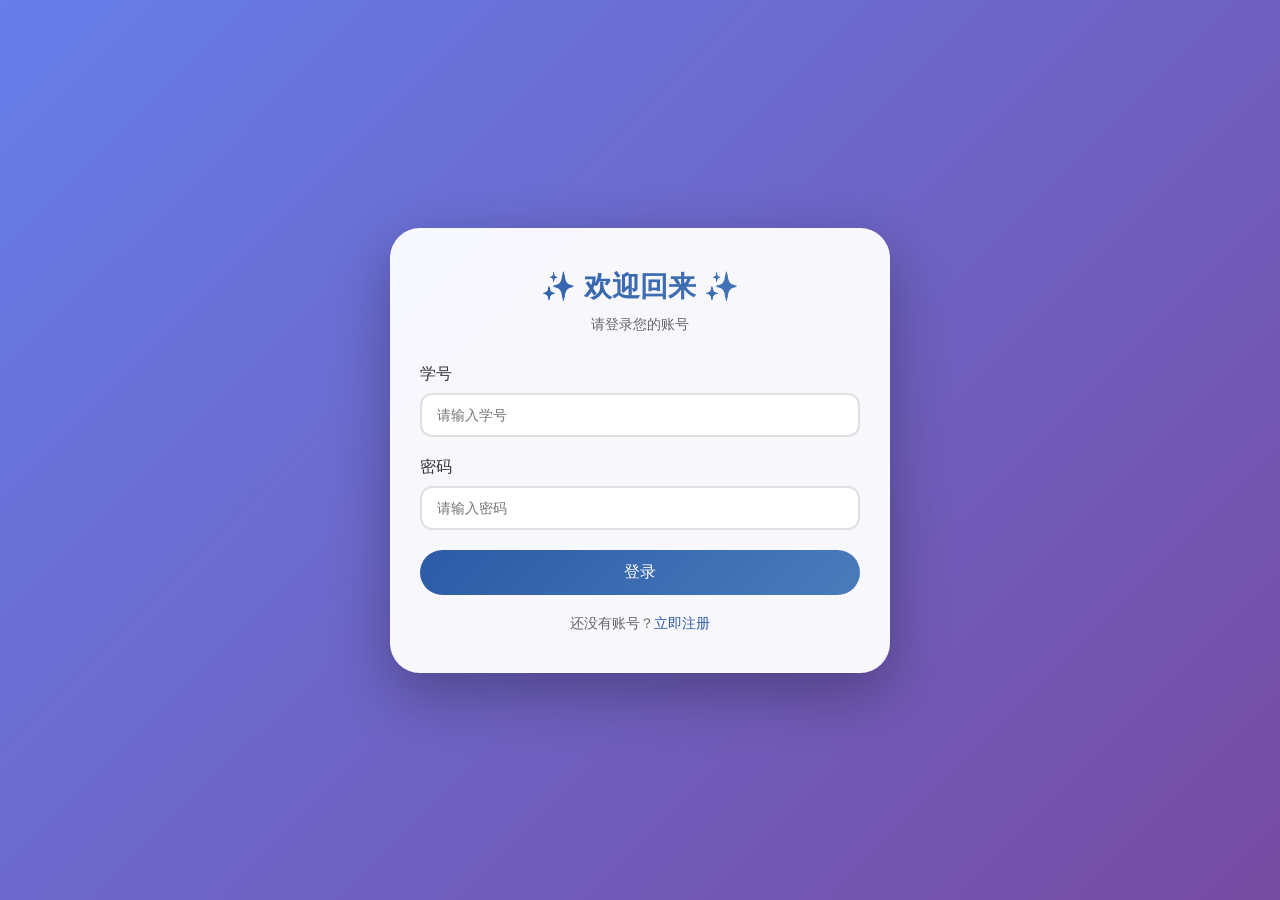
<file: templates/login.html>
<!DOCTYPE html>
<html lang="zh-CN">
<head>
    <meta charset="UTF-8">
    <meta name="viewport" content="width=device-width, initial-scale=1.0, user-scalable=yes">
    <title>登录 | CrushZJU</title>
    <link rel="stylesheet" href="/static/css/style.css">
</head>
<body>
    <div class="container">
        <div class="card">
            <h1 class="title">✨ 欢迎回来 ✨</h1>
            <p class="subtitle">请登录您的账号</p>
            
            <form id="loginForm">
                <div class="form-group">
                    <label>学号</label>
                    <input type="text" id="studentId" placeholder="请输入学号" required>
                </div>
                
                <div class="form-group">
                    <label>密码</label>
                    <input type="password" id="password" placeholder="请输入密码" required>
                </div>
                
                <div id="message" class="message" style="display: none;"></div>
                
                <button type="submit" class="btn">登录</button>
            </form>
            
            <div style="text-align: center; margin-top: 20px;">
                <p style="font-size: 14px; color: #666;">
                    还没有账号？<a href="/register" style="color: #2c5aa6; text-decoration: none;">立即注册</a>
                </p>
            </div>
        </div>
    </div>
    
    <script src="/static/js/main.js"></script>
    <script>
        document.getElementById('loginForm').addEventListener('submit', async function(e) {
            e.preventDefault();
            
            const studentId = document.getElementById('studentId').value.trim();
            const password = document.getElementById('password').value;
            const messageDiv = document.getElementById('message');
            
            try {
                const response = await fetch('/api/login', {
                    method: 'POST',
                    headers: { 'Content-Type': 'application/json' },
                    body: JSON.stringify({ student_id: studentId, password: password })
                });
                
                const data = await response.json();
                
                if (data.success) {
                    window.location.href = '/welcome';
                } else {
                    messageDiv.textContent = data.message;
                    messageDiv.className = 'message error';
                    messageDiv.style.display = 'block';
                }
            } catch (error) {
                messageDiv.textContent = '登录失败，请重试';
                messageDiv.className = 'message error';
                messageDiv.style.display = 'block';
            }
        });
    </script>
</body>
</html>
</file>
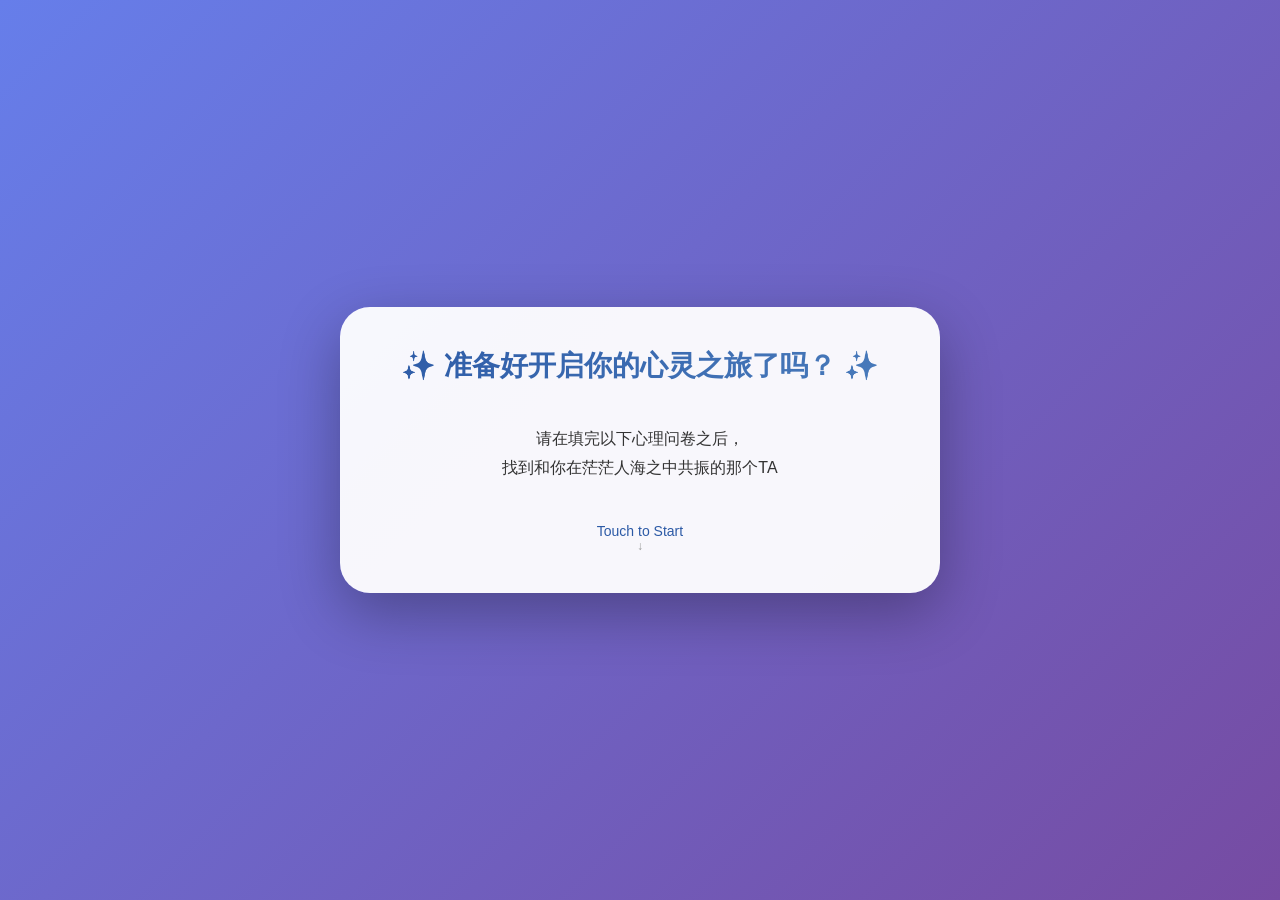
<file: templates/ready.html>
<!DOCTYPE html>
<html lang="zh-CN">
<head>
    <meta charset="UTF-8">
    <meta name="viewport" content="width=device-width, initial-scale=1.0, user-scalable=yes">
    <title>准备 | CrushZJU</title>
    <link rel="stylesheet" href="/static/css/style.css">
    <!-- 网站背景图 - 在此处添加背景图 -->
</head>
<body>
    <div class="container">
        <div class="card" style="max-width: 600px; text-align: center;">
            <h1 class="title">✨ 准备好开启你的心灵之旅了吗？ ✨</h1>
            <p style="margin: 40px 0; font-size: 16px; line-height: 1.8;">
                请在填完以下心理问卷之后，<br>
                找到和你在茫茫人海之中共振的那个TA
            </p>
            <div style="cursor: pointer;" id="startBtn">
                <p style="font-size: 14px; color: #2c5aa6;">Touch to Start</p>
                <p style="font-size: 12px; color: #999;">↓</p>
            </div>
        </div>
    </div>
    <script>
        document.getElementById('startBtn').addEventListener('click', () => {
            window.location.href = '/survey';
        });
    </script>
</body>
</html>
</file>
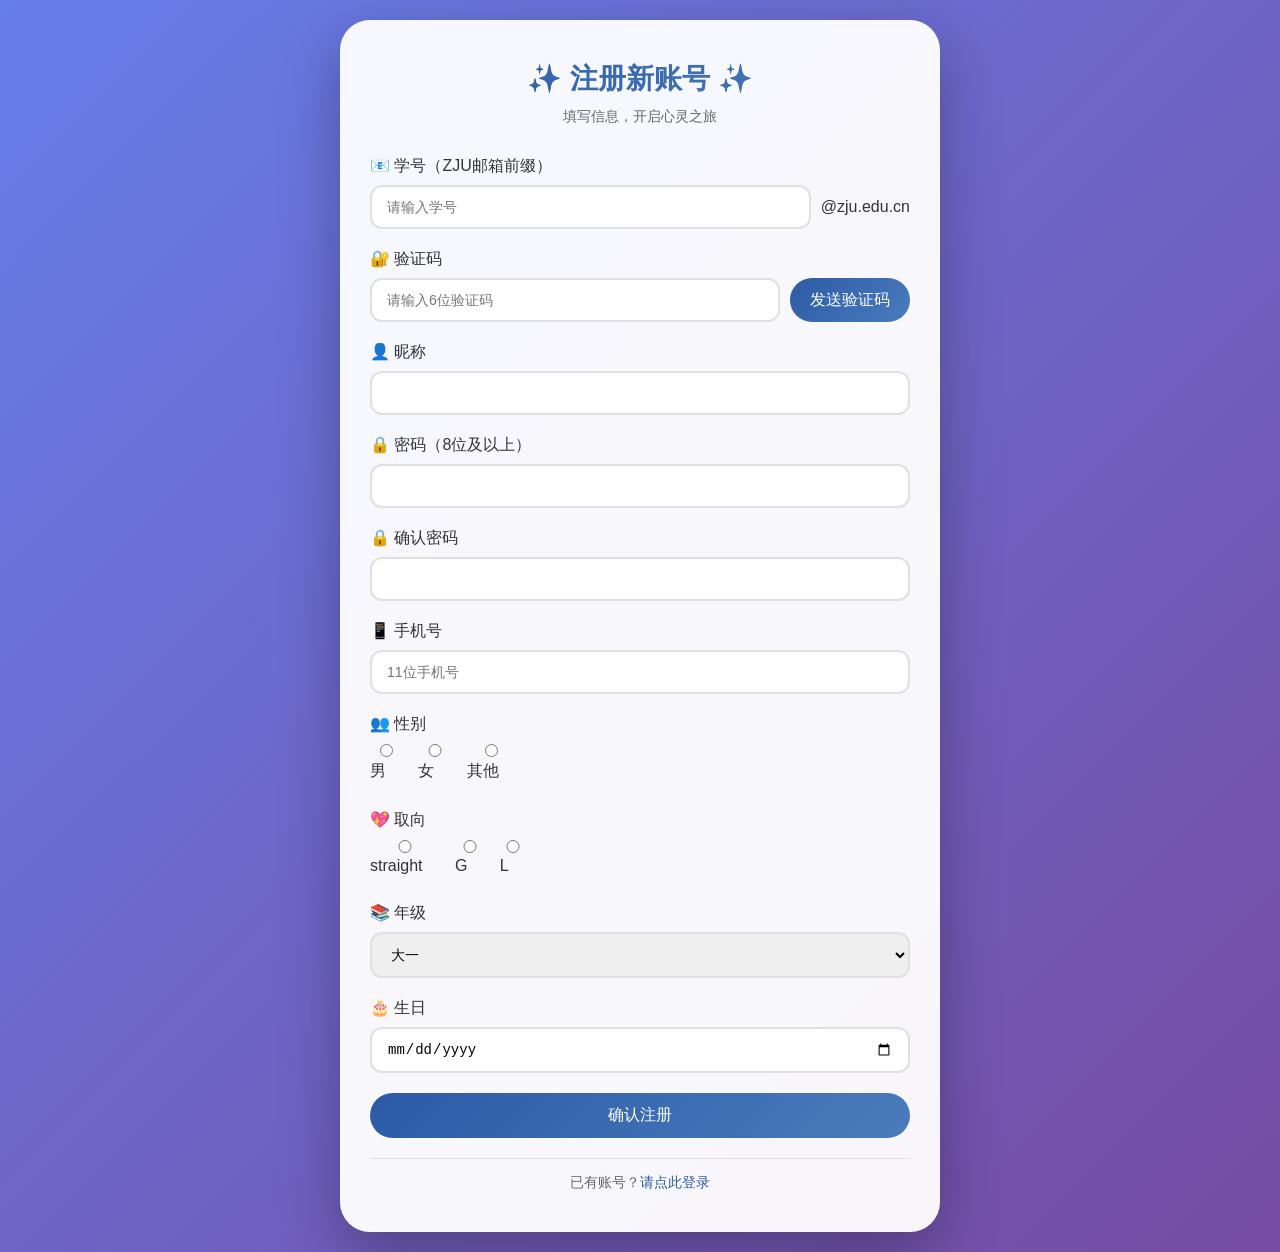
<file: templates/register.html>
<!DOCTYPE html>
<html lang="zh-CN">
<head>
    <meta charset="UTF-8">
    <meta name="viewport" content="width=device-width, initial-scale=1.0, user-scalable=yes">
    <title>注册 | CrushZJU</title>
    <link rel="stylesheet" href="/static/css/style.css">
    <!-- 网站背景图 - 在此处添加背景图 -->
</head>
<body>
    <div class="container">
        <div class="card card-large">
            <h1 class="title">✨ 注册新账号 ✨</h1>
            <p class="subtitle">填写信息，开启心灵之旅</p>
            
            <form id="registerForm">
                <div class="form-group">
                    <label>📧 学号（ZJU邮箱前缀）</label>
                    <div class="code-input-group">
                        <input type="text" id="studentId" placeholder="请输入学号" required>
                        <span style="line-height: 44px;">@zju.edu.cn</span>
                    </div>
                </div>
                
                <div class="form-group">
                    <label>🔐 验证码</label>
                    <div class="code-input-group">
                        <input type="text" id="verifyCode" placeholder="请输入6位验证码" maxlength="6">
                        <button type="button" id="sendCodeBtn" class="btn" style="width: auto;">发送验证码</button>
                    </div>
                    <div id="codeMessage" class="message" style="display: none;"></div>
                </div>
                
                <div class="form-group"><label>👤 昵称</label><input type="text" id="nickname" required></div>
                <div class="form-group"><label>🔒 密码（8位及以上）</label><input type="password" id="password" required></div>
                <div class="form-group"><label>🔒 确认密码</label><input type="password" id="confirmPassword" required></div>
                <div class="form-group"><label>📱 手机号</label><input type="tel" id="phone" placeholder="11位手机号" required></div>
                
                <div class="form-group">
                    <label>👥 性别</label>
                    <div class="option-group">
                        <label><input type="radio" name="gender" value="男"> 男</label>
                        <label><input type="radio" name="gender" value="女"> 女</label>
                        <label><input type="radio" name="gender" value="其他"> 其他</label>
                    </div>
                </div>
                
                <div class="form-group">
                    <label>💖 取向</label>
                    <div class="option-group">
                        <label><input type="radio" name="orientation" value="straight"> straight</label>
                        <label><input type="radio" name="orientation" value="G"> G</label>
                        <label><input type="radio" name="orientation" value="L"> L</label>
                    </div>
                    <div id="subG" class="sub-option-group">
                        <label>细分取向：</label>
                        <div class="option-group">
                            <label><input type="radio" name="subG" value="top"> top</label>
                            <label><input type="radio" name="subG" value="bottom"> bottom</label>
                            <label><input type="radio" name="subG" value="ver"> ver</label>
                        </div>
                    </div>
                    <div id="subL" class="sub-option-group">
                        <label>细分取向：</label>
                        <div class="option-group">
                            <label><input type="radio" name="subL" value="T"> T</label>
                            <label><input type="radio" name="subL" value="P"> P</label>
                            <label><input type="radio" name="subL" value="H"> H</label>
                        </div>
                    </div>
                </div>
                
                <div class="form-group">
                    <label>📚 年级</label>
                    <select id="grade">
                        <option>大一</option><option>大二</option><option>大三</option><option>大四</option>
                        <option>大五</option><option>研一</option><option>研二</option><option>研三</option>
                        <option>博一</option><option>博二</option><option>博三及以上</option>
                    </select>
                </div>
                
                <div class="form-group"><label>🎂 生日</label><input type="date" id="birthday" required></div>
                
                <button type="submit" class="btn">确认注册</button>
            </form>
            
            <div style="text-align: center; margin-top: 20px; padding-top: 15px; border-top: 1px solid #e0e0e0;">
                <p style="font-size: 14px; color: #666;">
                    已有账号？<a href="/login" style="color: #2c5aa6; text-decoration: none; font-weight: 500;">请点此登录</a>
                </p>
            </div>
        </div>
    </div>
    
    <script src="/static/js/main.js"></script>
    <script src="/static/js/main.js"></script>
<script>
    function showMessage(element, msg, type) {
        element.textContent = msg;
        element.className = `message ${type}`;
        element.style.display = 'block';
        setTimeout(() => {
            element.style.display = 'none';
        }, 3000);
    }
    
    let canSend = true;
    let verified = false;
    
    const orientationRadios = document.querySelectorAll('input[name="orientation"]');
    const subG = document.getElementById('subG');
    const subL = document.getElementById('subL');
    
    orientationRadios.forEach(radio => {
        radio.addEventListener('change', function() {
            subG.classList.remove('active');
            subL.classList.remove('active');
            if (this.value === 'G') subG.classList.add('active');
            if (this.value === 'L') subL.classList.add('active');
        });
    });
    
    document.getElementById('sendCodeBtn').addEventListener('click', async function() {
        const studentId = document.getElementById('studentId').value.trim();
        if (!studentId) { alert('请输入学号'); return; }
        if (!canSend) return;
        
        canSend = false;
        let timeLeft = 60;
        this.textContent = `${timeLeft}秒后重试`;
        const timer = setInterval(() => {
            timeLeft--;
            if (timeLeft <= 0) {
                clearInterval(timer);
                document.getElementById('sendCodeBtn').textContent = '发送验证码';
                canSend = true;
            } else {
                document.getElementById('sendCodeBtn').textContent = `${timeLeft}秒后重试`;
            }
        }, 1000);
        
        const res = await fetch('/api/send_code', {
            method: 'POST',
            headers: {'Content-Type': 'application/json'},
            body: JSON.stringify({student_id: studentId})
        });
        const data = await res.json();
        const msgDiv = document.getElementById('codeMessage');
        showMessage(msgDiv, data.message, data.success ? 'success' : 'error');
    });
    
    let verifyTimeout;
    document.getElementById('verifyCode').addEventListener('input', function() {
        clearTimeout(verifyTimeout);
        verifyTimeout = setTimeout(async () => {
            const studentId = document.getElementById('studentId').value.trim();
            const code = this.value.trim();
            if (!studentId || !code || code.length !== 6) return;
            
            const res = await fetch('/api/verify_code', {
                method: 'POST',
                headers: {'Content-Type': 'application/json'},
                body: JSON.stringify({student_id: studentId, code: code})
            });
            const data = await res.json();
            const msgDiv = document.getElementById('codeMessage');
            showMessage(msgDiv, data.message, data.success ? 'success' : 'error');
            verified = data.success;
        }, 500);
    });
    
    document.getElementById('registerForm').addEventListener('submit', async function(e) {
        e.preventDefault();
        if (!verified) { alert('请先验证邮箱'); return; }
        
        const studentId = document.getElementById('studentId').value.trim();
        const nickname = document.getElementById('nickname').value.trim();
        const password = document.getElementById('password').value;
        const confirm = document.getElementById('confirmPassword').value;
        const phone = document.getElementById('phone').value.trim();
        const gender = document.querySelector('input[name="gender"]:checked')?.value;
        const orientation = document.querySelector('input[name="orientation"]:checked')?.value;
        const grade = document.getElementById('grade').value;
        const birthday = document.getElementById('birthday').value;
        
        let sub = '';
        if (orientation === 'G') sub = document.querySelector('input[name="subG"]:checked')?.value || '';
        if (orientation === 'L') sub = document.querySelector('input[name="subL"]:checked')?.value || '';
        
        if (!nickname) { alert('请输入昵称'); return; }
        if (password.length < 8) { alert('密码至少8位'); return; }
        if (password !== confirm) { alert('密码不一致'); return; }
        if (!phone || phone.length !== 11) { alert('手机号格式错误'); return; }
        if (!gender) { alert('请选择性别'); return; }
        if (!orientation) { alert('请选择取向'); return; }
        if (orientation === 'G' && !sub) { alert('请选择细分取向'); return; }
        if (orientation === 'L' && !sub) { alert('请选择细分取向'); return; }
        const res = await fetch('/api/register', {
            method: 'POST',
            headers: {'Content-Type': 'application/json'},
                body: JSON.stringify({
                student_id: studentId,
                nickname: nickname,
                password: password,
                confirm_password: confirm,
                phone: phone,
                gender: gender,
                orientation: orientation,
                sub_orientation: sub,
                grade: grade,
                birthday: birthday
            })
        });
        
        
        const data = await res.json();
        if (data.success) {
            window.location.href = '/ready';
        } else {
            alert(data.message);
        }
    });
</script>
</body>
</html>
</file>
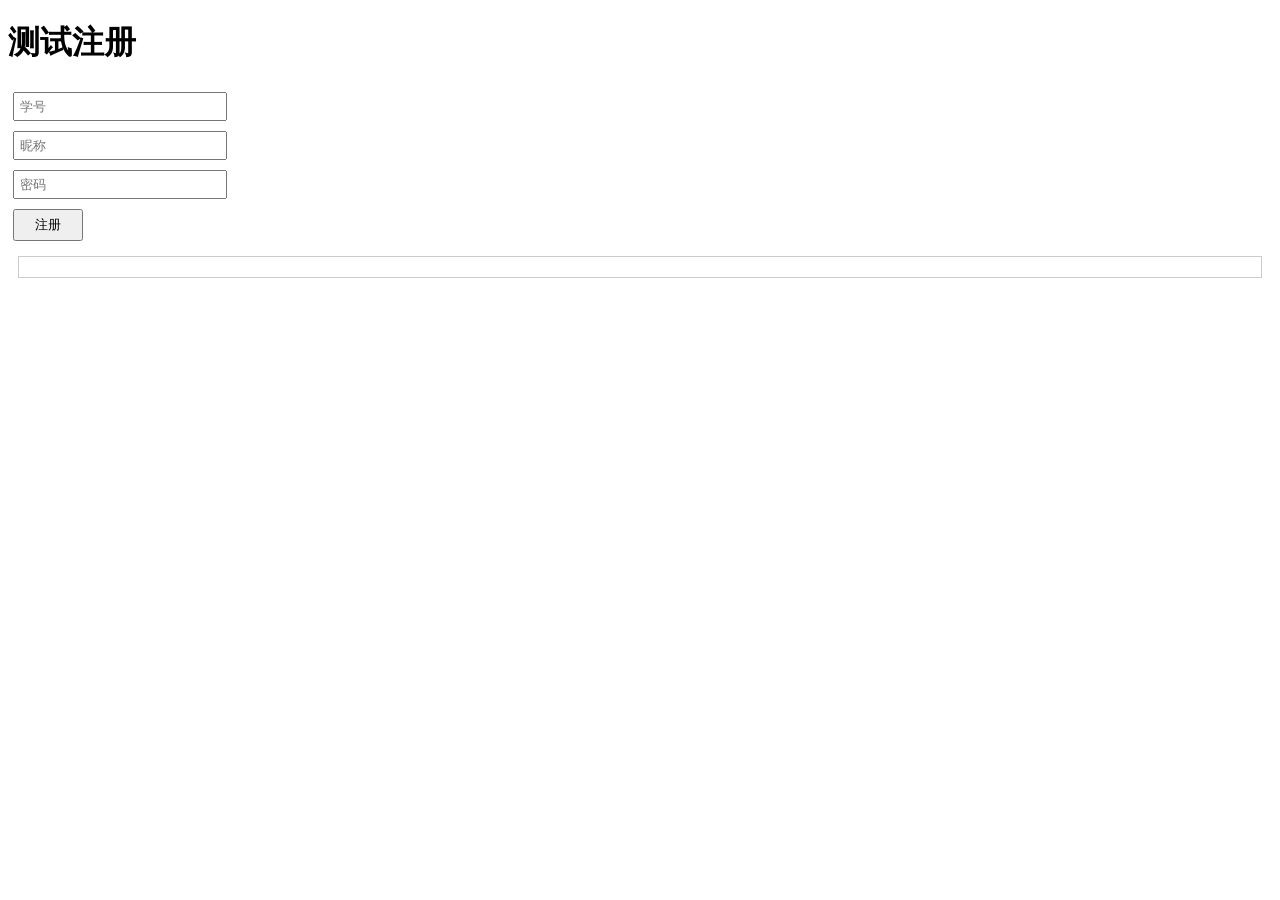
<file: templates/register_test.html>
<!DOCTYPE html>

<html>

<head>

    <meta charset="UTF-8">

    <title>测试注册</title>

</head>

<body>

    <h1>测试注册</h1>

    <form id="testForm">

        <input type="text" id="studentId" placeholder="学号" style="width:200px; padding:5px; margin:5px;"><br>

        <input type="text" id="nickname" placeholder="昵称" style="width:200px; padding:5px; margin:5px;"><br>

        <input type="password" id="password" placeholder="密码" style="width:200px; padding:5px; margin:5px;"><br>

        <button type="submit" style="padding:5px 20px; margin:5px;">注册</button>

    </form>

    <div id="result" style="margin:10px; padding:10px; border:1px solid #ccc;"></div>

    

    <script>

        document.getElementById('testForm').addEventListener('submit', async function(e) {

            e.preventDefault();

            const studentId = document.getElementById('studentId').value;

            const nickname = document.getElementById('nickname').value;

            const password = document.getElementById('password').value;

            

            if (!studentId || !nickname || !password) {

                document.getElementById('result').innerText = '请填写完整信息';

                return;

            }

            

            document.getElementById('result').innerText = '提交中...';

            

            const res = await fetch('/api/register', {

                method: 'POST',

                headers: {'Content-Type': 'application/json'},

                body: JSON.stringify({

                    student_id: studentId,

                    nickname: nickname,

                    password: password,

                    confirm_password: password,

                    phone: '13800138000',

                    gender: '男',

                    orientation: 'straight',

                    sub_orientation: '',

                    grade: '大一',

                    birthday: '2000-01-01'

                })

            });

            const data = await res.json();

            document.getElementById('result').innerText = JSON.stringify(data);

        });

    </script>

</body>

</html>
</file>
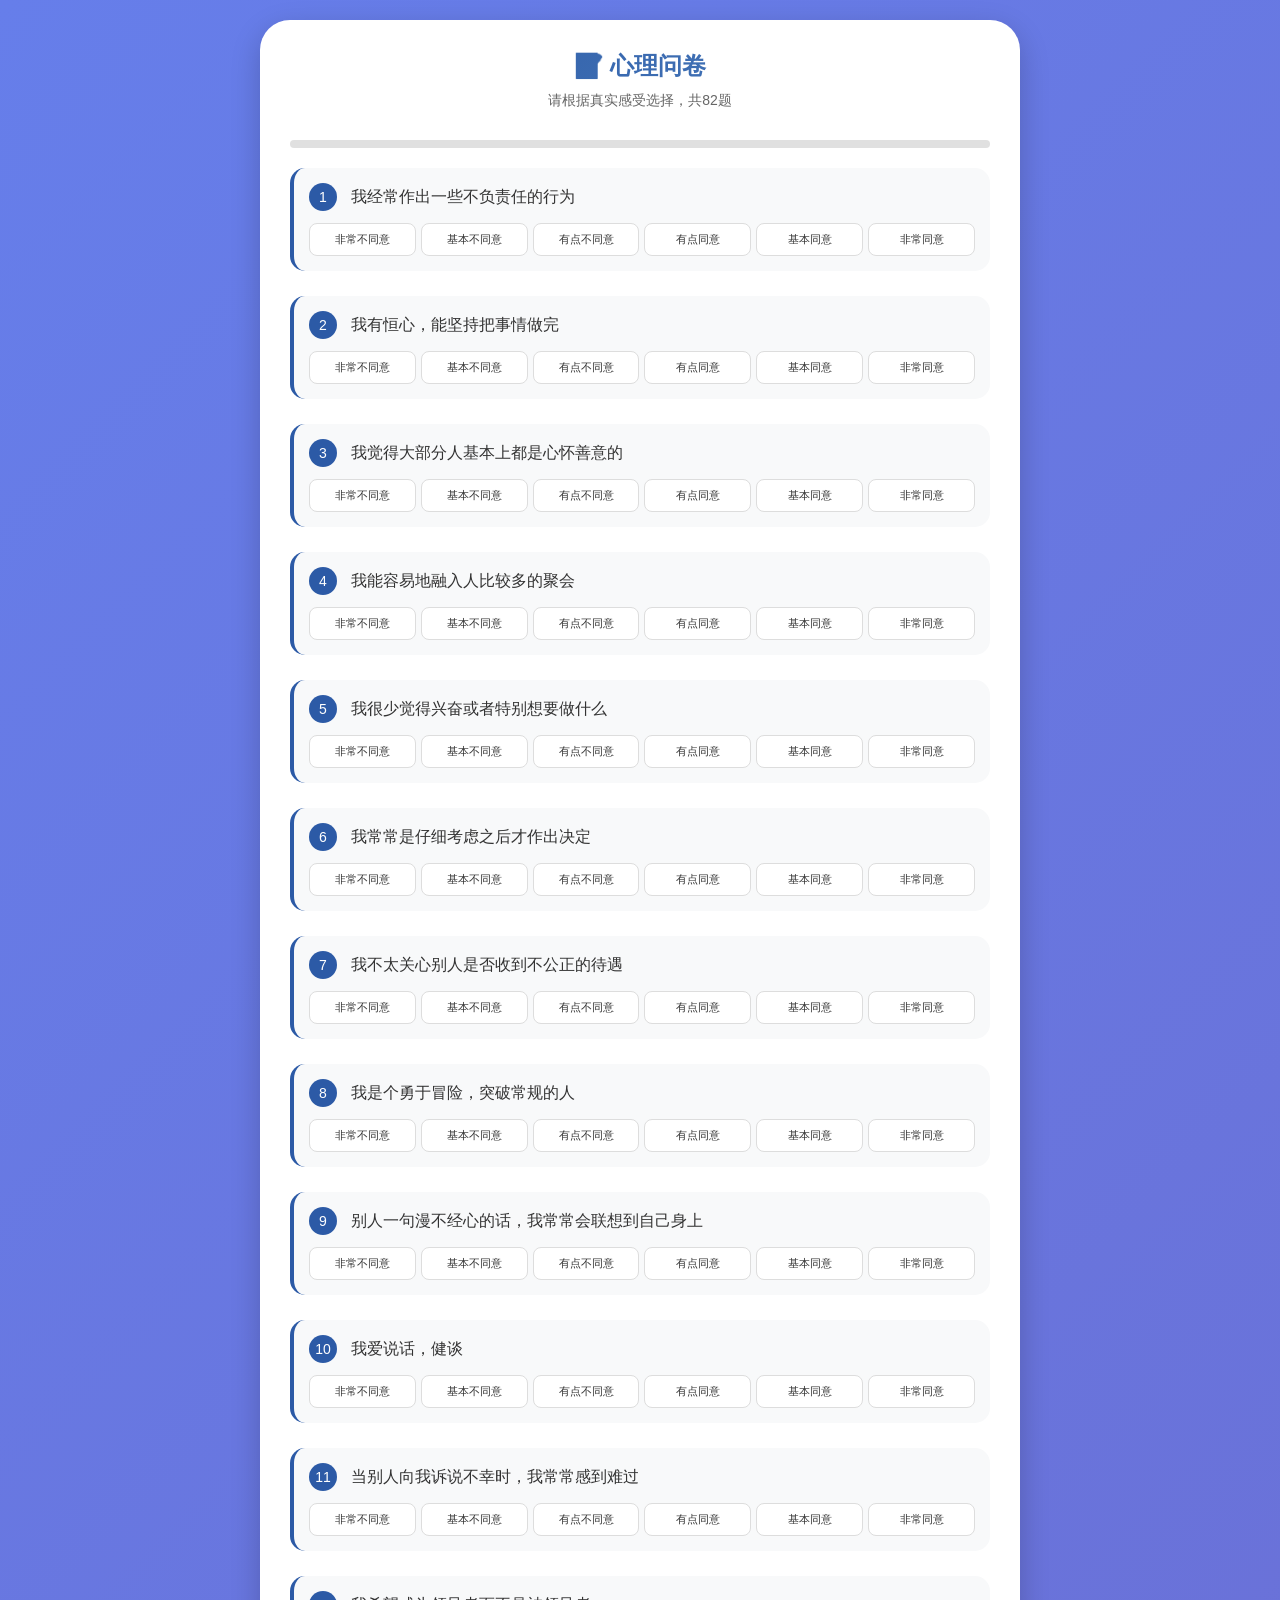
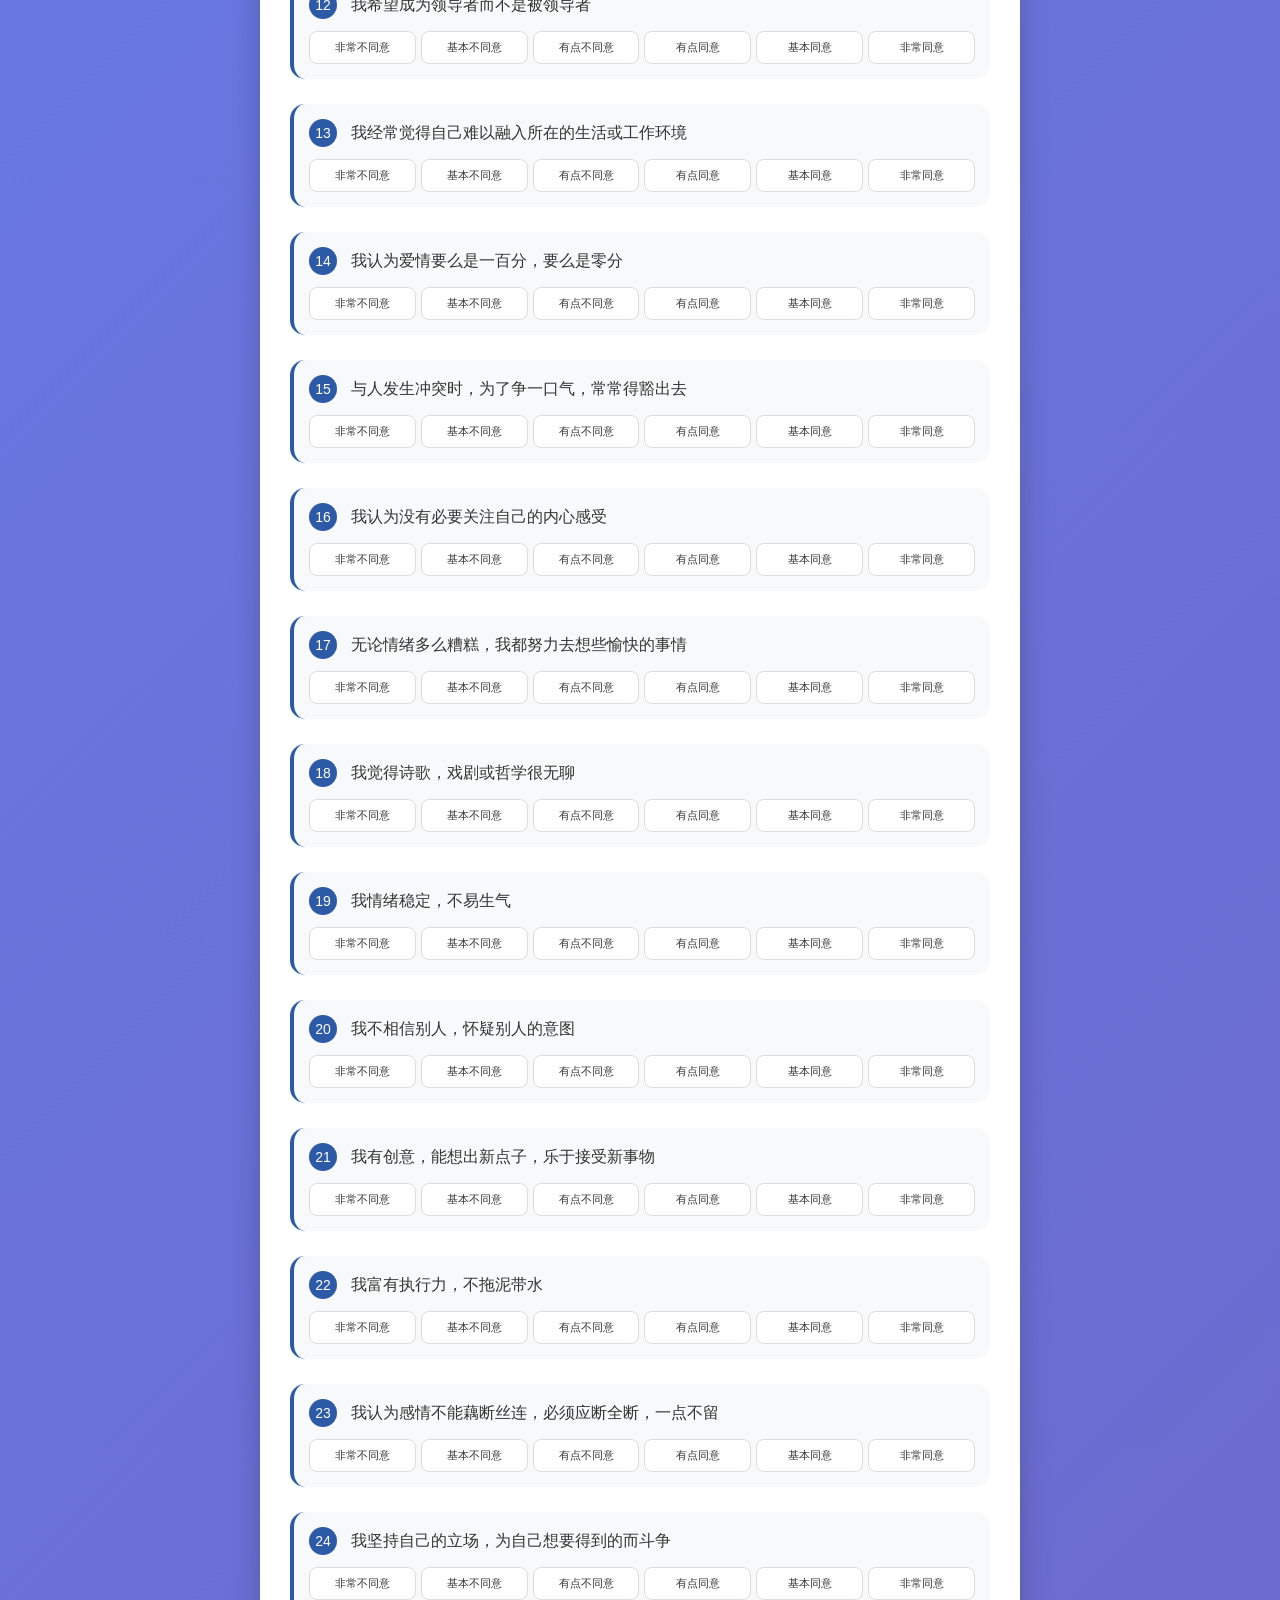
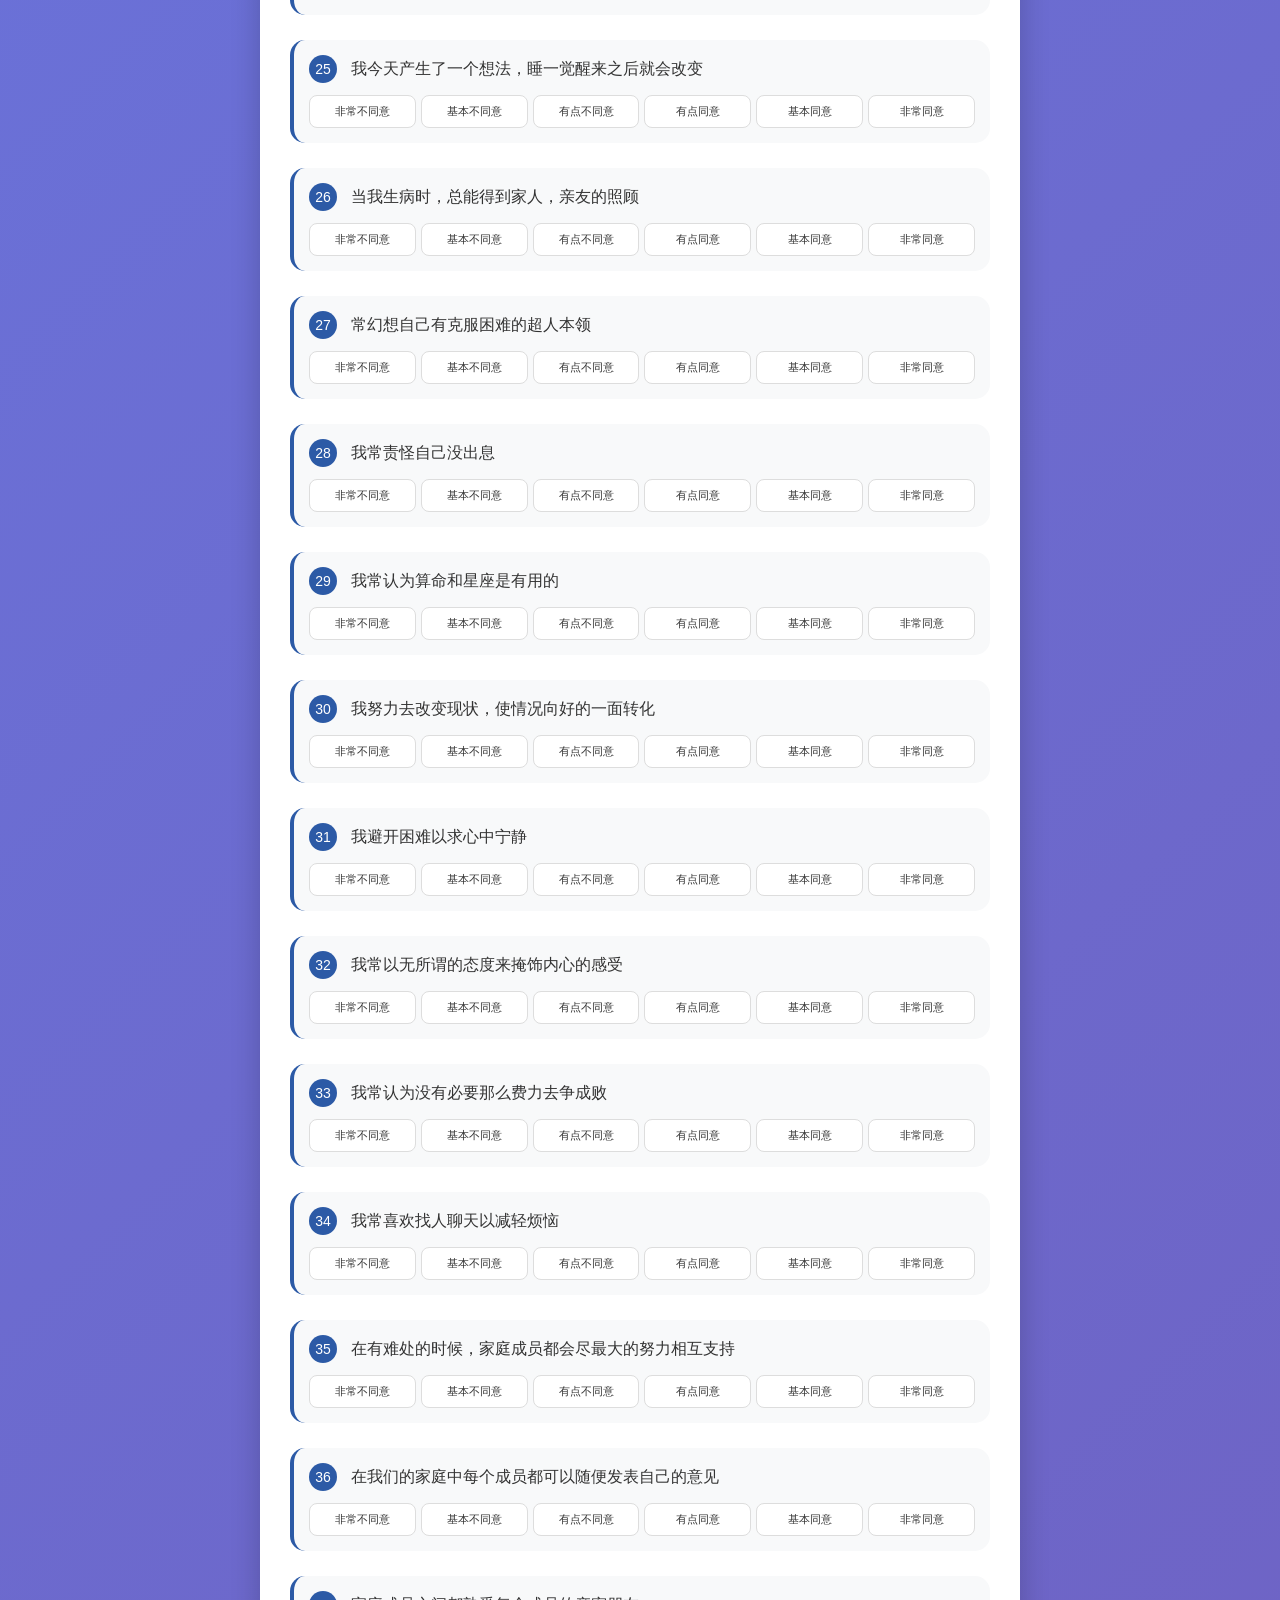
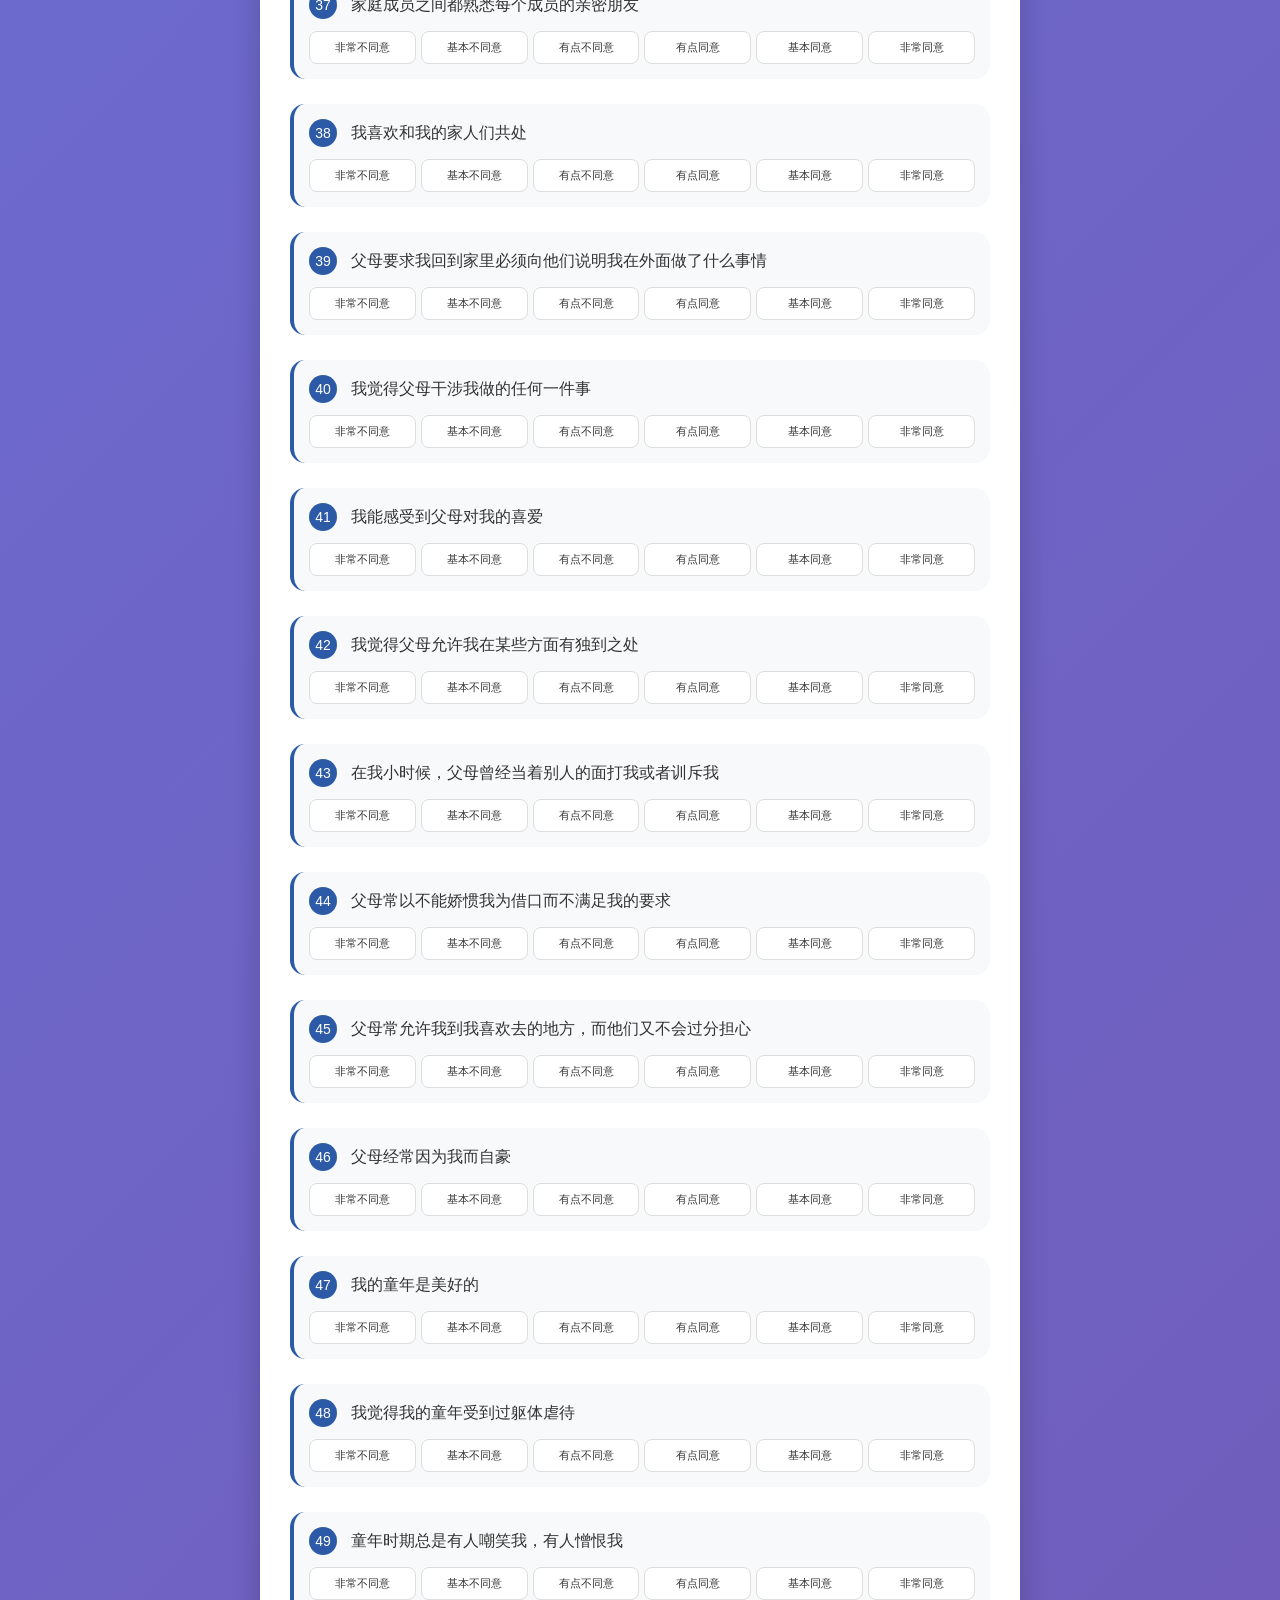
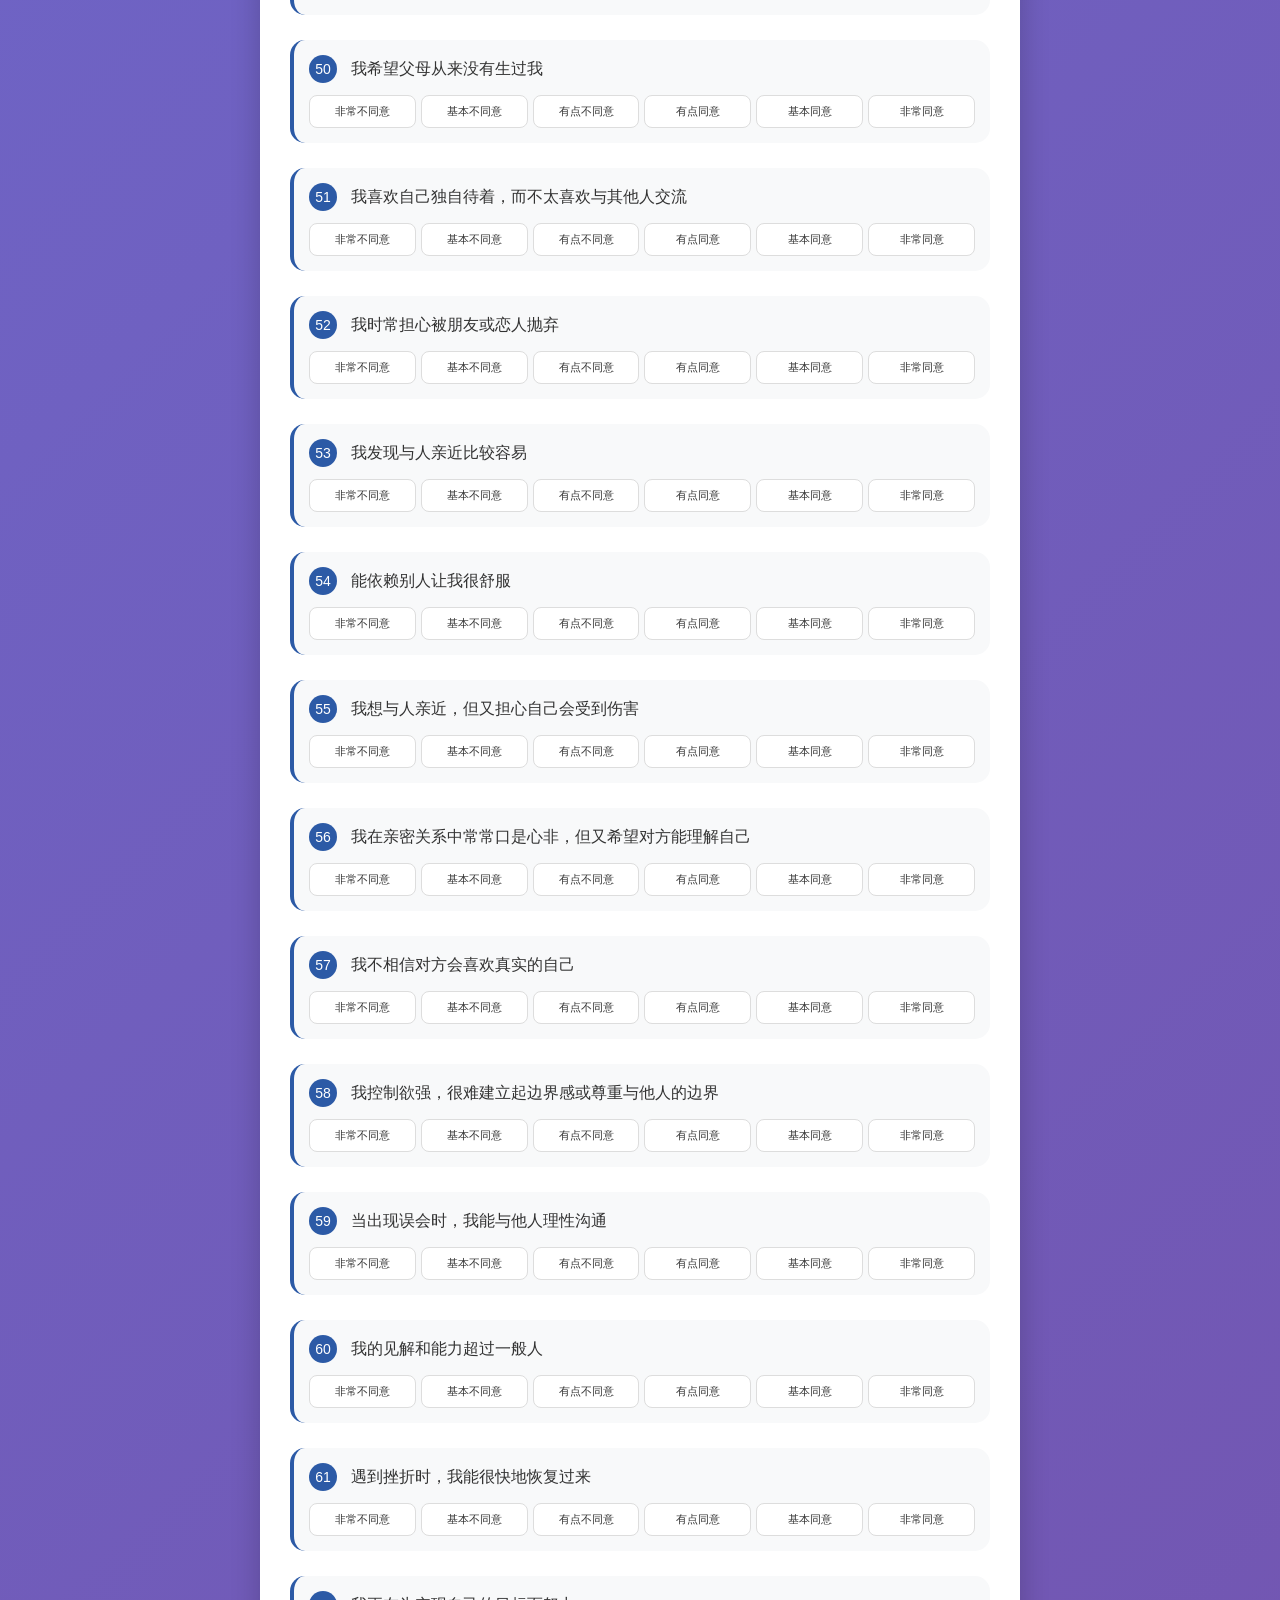
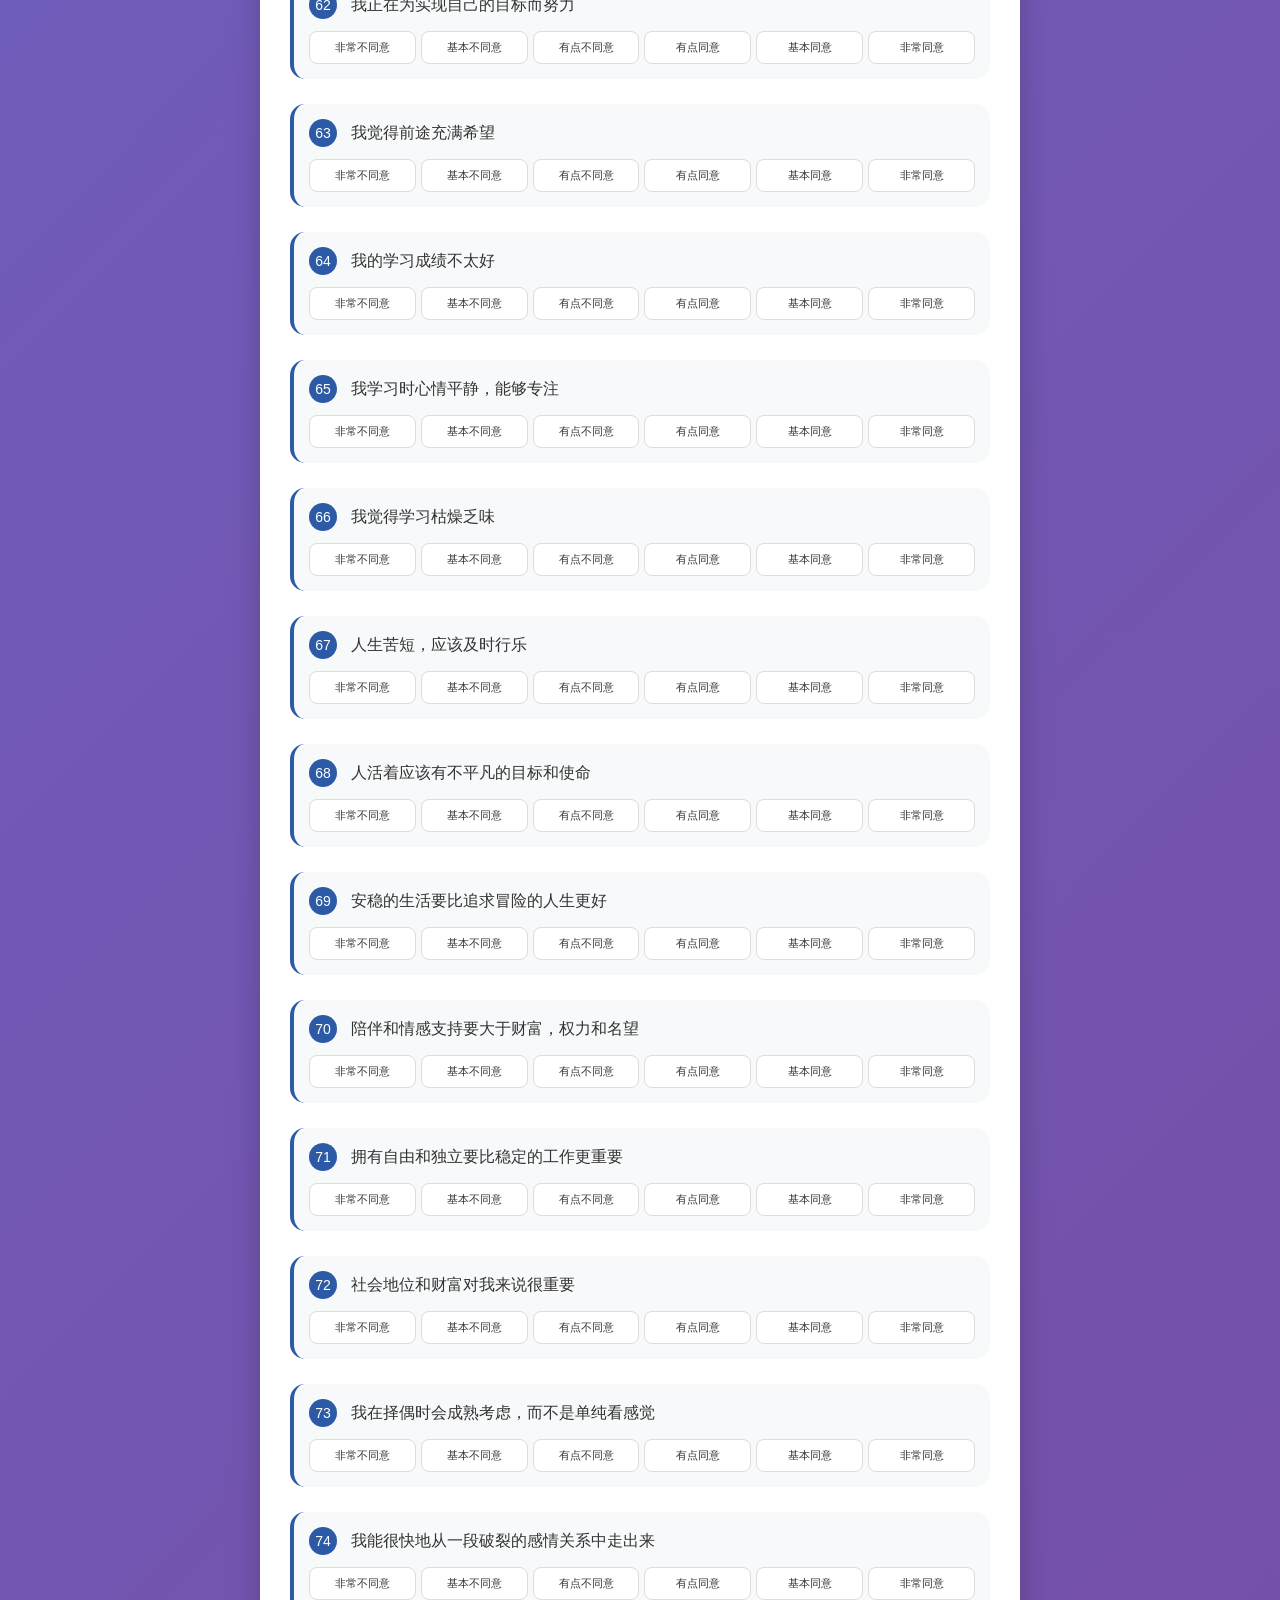
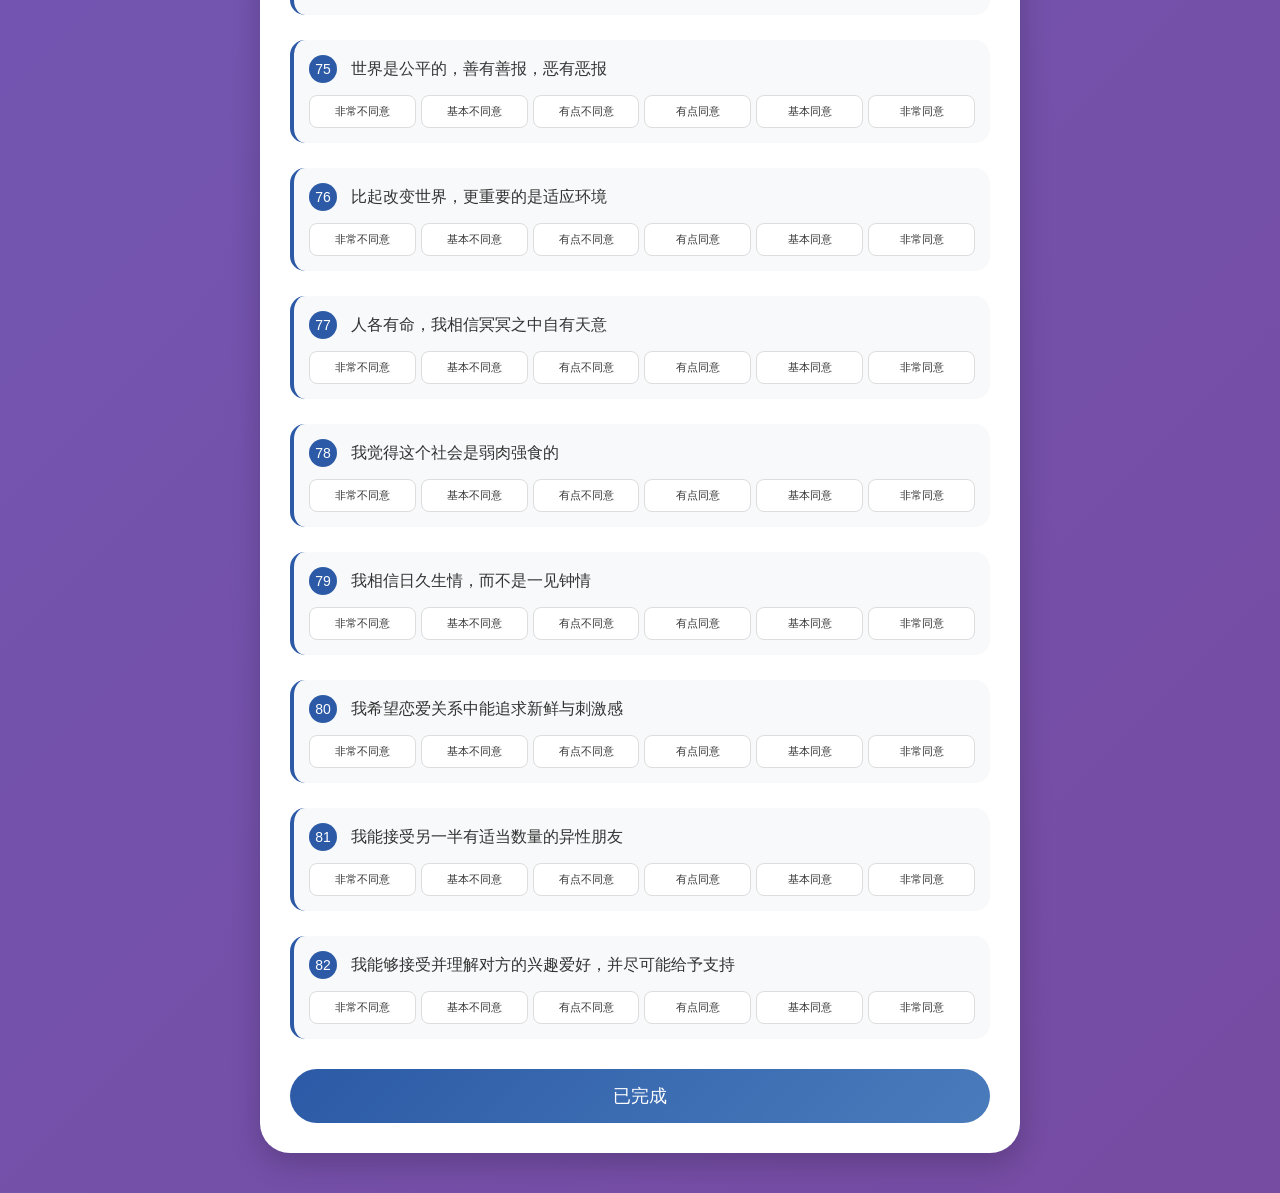
<file: templates/survey.html>
<!DOCTYPE html>
<html lang="zh-CN">
<head>
    <meta charset="UTF-8">
    <meta name="viewport" content="width=device-width, initial-scale=1.0, user-scalable=yes">
    <title>心理问卷 | CrushZJU</title>
    <link rel="stylesheet" href="/static/css/style.css">
    <style>
        .survey-container {
            max-width: 800px;
            margin: 0 auto;
            padding: 20px;
        }
        .survey-card {
            background: white;
            border-radius: 30px;
            padding: 30px;
            margin-bottom: 20px;
            box-shadow: 0 10px 30px rgba(0,0,0,0.2);
        }
        .question-item {
            margin-bottom: 25px;
            padding: 15px;
            background: #f8f9fa;
            border-radius: 15px;
            border-left: 4px solid #2c5aa6;
        }
        .question-text {
            font-size: 16px;
            font-weight: 500;
            margin-bottom: 12px;
            color: #333;
            line-height: 1.4;
        }
        .question-number {
            display: inline-block;
            background: #2c5aa6;
            color: white;
            width: 28px;
            height: 28px;
            border-radius: 50%;
            text-align: center;
            line-height: 28px;
            font-size: 14px;
            margin-right: 10px;
        }
        .rating-options {
            display: flex;
            justify-content: space-between;
            gap: 5px;
            flex-wrap: wrap;
        }
        .rating-option {
            flex: 1;
            text-align: center;
            min-width: 70px;
        }
        .rating-option input {
            display: none;
        }
        .rating-option label {
            display: block;
            padding: 8px 5px;
            background: white;
            border: 1px solid #ddd;
            border-radius: 8px;
            cursor: pointer;
            font-size: 11px;
            transition: all 0.2s;
        }
        .rating-option input:checked + label {
            background: linear-gradient(135deg, #2c5aa6 0%, #4a7cbc 100%);
            color: white;
            border-color: #2c5aa6;
        }
        .progress-bar {
            background: #e0e0e0;
            border-radius: 10px;
            height: 8px;
            margin-bottom: 20px;
            overflow: hidden;
        }
        .progress-fill {
            background: linear-gradient(135deg, #2c5aa6 0%, #4a7cbc 100%);
            height: 100%;
            width: 0%;
            transition: width 0.3s;
            border-radius: 10px;
        }
        .complete-btn {
            margin-top: 30px;
            text-align: center;
        }
        .btn-large {
            padding: 15px 40px;
            font-size: 18px;
        }
        @media (max-width: 768px) {
            .rating-option {
                min-width: 55px;
            }
            .rating-option label {
                font-size: 9px;
                padding: 6px 3px;
            }
            .question-text {
                font-size: 14px;
            }
        }
    </style>
</head>
<body>
    <div class="survey-container">
        <div class="survey-card">
            <h1 class="title" style="font-size: 24px;">📝 心理问卷</h1>
            <p class="subtitle">请根据真实感受选择，共82题</p>
            
            <div class="progress-bar">
                <div class="progress-fill" id="progressFill"></div>
            </div>
            
            <form id="surveyForm">
                <div id="questionsContainer"></div>
                
                <div class="complete-btn">
                    <button type="button" class="btn btn-large" id="completeBtn">已完成</button>
                </div>
            </form>
        </div>
    </div>
    
    <script src="/static/js/main.js"></script>
    <script>
        // 82道题目
        const questions = [
            "我经常作出一些不负责任的行为",
            "我有恒心，能坚持把事情做完",
            "我觉得大部分人基本上都是心怀善意的",
            "我能容易地融入人比较多的聚会",
            "我很少觉得兴奋或者特别想要做什么",
            "我常常是仔细考虑之后才作出决定",
            "我不太关心别人是否收到不公正的待遇",
            "我是个勇于冒险，突破常规的人",
            "别人一句漫不经心的话，我常常会联想到自己身上",
            "我爱说话，健谈",
            "当别人向我诉说不幸时，我常常感到难过",
            "我希望成为领导者而不是被领导者",
            "我经常觉得自己难以融入所在的生活或工作环境",
            "我认为爱情要么是一百分，要么是零分",
            "与人发生冲突时，为了争一口气，常常得豁出去",
            "我认为没有必要关注自己的内心感受",
            "无论情绪多么糟糕，我都努力去想些愉快的事情",
            "我觉得诗歌，戏剧或哲学很无聊",
            "我情绪稳定，不易生气",
            "我不相信别人，怀疑别人的意图",
            "我有创意，能想出新点子，乐于接受新事物",
            "我富有执行力，不拖泥带水",
            "我认为感情不能藕断丝连，必须应断全断，一点不留",
            "我坚持自己的立场，为自己想要得到的而斗争",
            "我今天产生了一个想法，睡一觉醒来之后就会改变",
            "当我生病时，总能得到家人，亲友的照顾",
            "常幻想自己有克服困难的超人本领",
            "我常责怪自己没出息",
            "我常认为算命和星座是有用的",
            "我努力去改变现状，使情况向好的一面转化",
            "我避开困难以求心中宁静",
            "我常以无所谓的态度来掩饰内心的感受",
            "我常认为没有必要那么费力去争成败",
            "我常喜欢找人聊天以减轻烦恼",
            "在有难处的时候，家庭成员都会尽最大的努力相互支持",
            "在我们的家庭中每个成员都可以随便发表自己的意见",
            "家庭成员之间都熟悉每个成员的亲密朋友",
            "我喜欢和我的家人们共处",
            "父母要求我回到家里必须向他们说明我在外面做了什么事情",
            "我觉得父母干涉我做的任何一件事",
            "我能感受到父母对我的喜爱",
            "我觉得父母允许我在某些方面有独到之处",
            "在我小时候，父母曾经当着别人的面打我或者训斥我",
            "父母常以不能娇惯我为借口而不满足我的要求",
            "父母常允许我到我喜欢去的地方，而他们又不会过分担心",
            "父母经常因为我而自豪",
            "我的童年是美好的",
            "我觉得我的童年受到过躯体虐待",
            "童年时期总是有人嘲笑我，有人憎恨我",
            "我希望父母从来没有生过我",
            "我喜欢自己独自待着，而不太喜欢与其他人交流",
            "我时常担心被朋友或恋人抛弃",
            "我发现与人亲近比较容易",
            "能依赖别人让我很舒服",
            "我想与人亲近，但又担心自己会受到伤害",
            "我在亲密关系中常常口是心非，但又希望对方能理解自己",
            "我不相信对方会喜欢真实的自己",
            "我控制欲强，很难建立起边界感或尊重与他人的边界",
            "当出现误会时，我能与他人理性沟通",
            "我的见解和能力超过一般人",
            "遇到挫折时，我能很快地恢复过来",
            "我正在为实现自己的目标而努力",
            "我觉得前途充满希望",
            "我的学习成绩不太好",
            "我学习时心情平静，能够专注",
            "我觉得学习枯燥乏味",
            "人生苦短，应该及时行乐",
            "人活着应该有不平凡的目标和使命",
            "安稳的生活要比追求冒险的人生更好",
            "陪伴和情感支持要大于财富，权力和名望",
            "拥有自由和独立要比稳定的工作更重要",
            "社会地位和财富对我来说很重要",
            "我在择偶时会成熟考虑，而不是单纯看感觉",
            "我能很快地从一段破裂的感情关系中走出来",
            "世界是公平的，善有善报，恶有恶报",
            "比起改变世界，更重要的是适应环境",
            "人各有命，我相信冥冥之中自有天意",
            "我觉得这个社会是弱肉强食的",
            "我相信日久生情，而不是一见钟情",
            "我希望恋爱关系中能追求新鲜与刺激感",
            "我能接受另一半有适当数量的异性朋友",
            "我能够接受并理解对方的兴趣爱好，并尽可能给予支持"
        ];
        
        // 选项配置
        const options = [
            { value: -3, label: '非常不同意' },
            { value: -2, label: '基本不同意' },
            { value: -1, label: '有点不同意' },
            { value: 1, label: '有点同意' },
            { value: 2, label: '基本同意' },
            { value: 3, label: '非常同意' }
        ];
        
        let answers = {};
        let totalQuestions = questions.length;
        
        // 渲染题目
        function renderQuestions() {
            const container = document.getElementById('questionsContainer');
            container.innerHTML = '';
            
            questions.forEach((q, index) => {
                const qDiv = document.createElement('div');
                qDiv.className = 'question-item';
                qDiv.dataset.qid = index;
                
                qDiv.innerHTML = `
                    <div class="question-text">
                        <span class="question-number">${index + 1}</span>
                        ${q}
                    </div>
                    <div class="rating-options" data-qid="${index}">
                        ${options.map(opt => `
                            <div class="rating-option">
                                <input type="radio" name="q${index}" value="${opt.value}" id="q${index}_${opt.value}">
                                <label for="q${index}_${opt.value}">${opt.label}</label>
                            </div>
                        `).join('')}
                    </div>
                `;
                
                // 绑定事件
                const radios = qDiv.querySelectorAll('input[type="radio"]');
                radios.forEach(radio => {
                    radio.addEventListener('change', function() {
                        answers[index] = parseInt(this.value);
                        updateProgress();
                    });
                });
                
                // 恢复已选答案
                if (answers[index] !== undefined) {
                    const checkedRadio = qDiv.querySelector(`input[value="${answers[index]}"]`);
                    if (checkedRadio) checkedRadio.checked = true;
                }
                
                container.appendChild(qDiv);
            });
        }
        
        function updateProgress() {
            const answered = Object.keys(answers).length;
            const percent = (answered / totalQuestions) * 100;
            document.getElementById('progressFill').style.width = percent + '%';
        }
        
        // 提交问卷
        document.getElementById('completeBtn').addEventListener('click', async function() {
            const answeredCount = Object.keys(answers).length;
            if (answeredCount < totalQuestions) {
                alert(`请回答完所有问题！已完成 ${answeredCount}/${totalQuestions}`);
                return;
            }
            
            // 按顺序整理答案
            const answerArray = [];
            for (let i = 0; i < totalQuestions; i++) {
                answerArray.push(answers[i]);
            }
            
            try {
                const response = await fetch('/api/submit_survey', {
                    method: 'POST',
                    headers: { 'Content-Type': 'application/json' },
                    body: JSON.stringify({ answers: answerArray })
                });
                
                const data = await response.json();
                if (data.success) {
                    showModal('感谢您的填写，我们会尽力为您找到共鸣的那个TA', () => {
                        window.location.href = '/';
                    });
                } else {
                    alert(data.message);
                }
            } catch (error) {
                alert('提交失败，请重试');
            }
        });
        
        // 页面加载时渲染
        renderQuestions();
        
        function showModal(message, callback) {
            const modal = document.createElement('div');
            modal.className = 'modal';
            modal.innerHTML = `
                <div class="modal-content">
                    <p style="font-size: 18px; margin-bottom: 10px;">${message}</p>
                </div>
            `;
            document.body.appendChild(modal);
            setTimeout(() => {
                modal.remove();
                if (callback) callback();
            }, 3000);
        }
    </script>
</body>
</html>
</file>
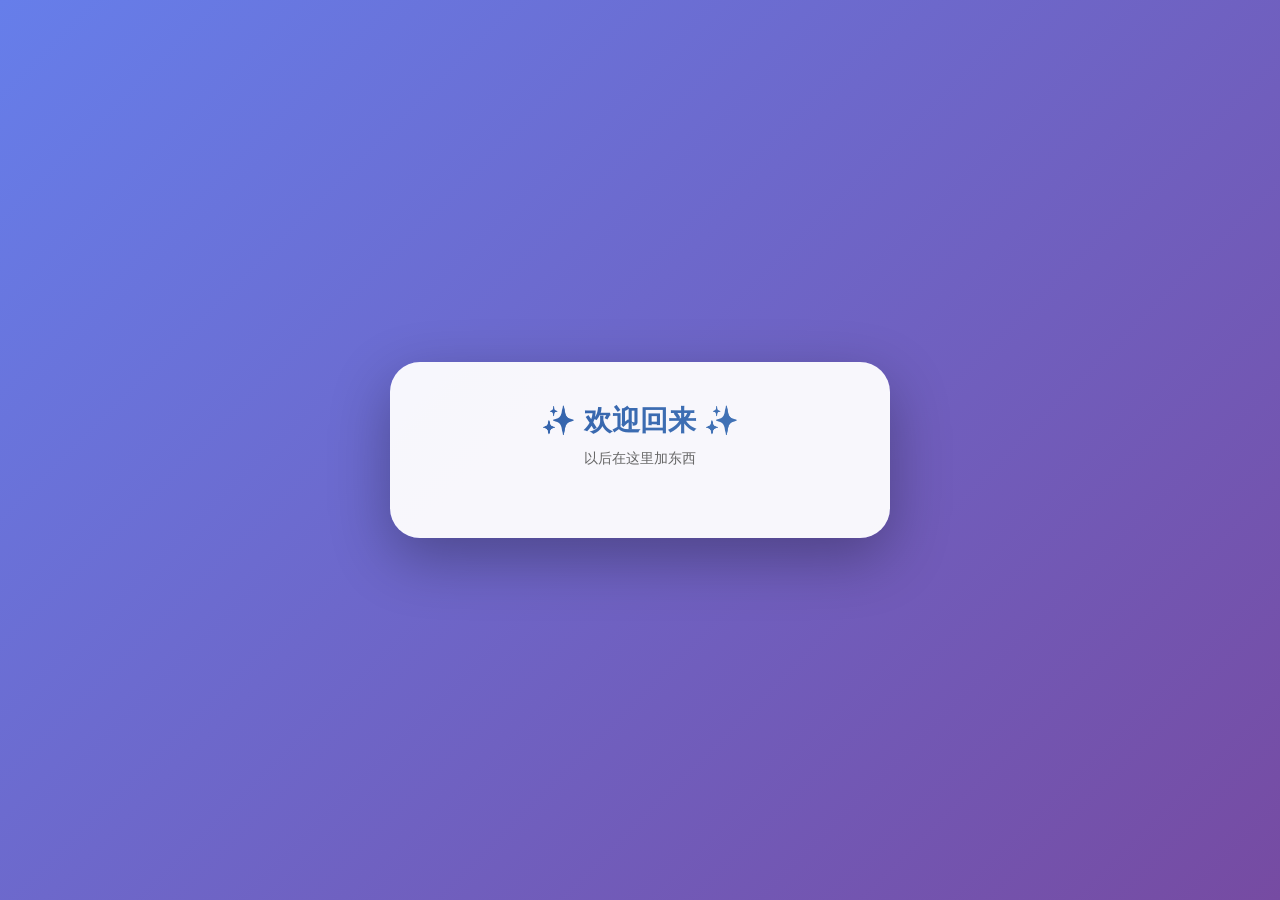
<file: templates/welcome.html>
<!DOCTYPE html>
<html lang="zh-CN">
<head>
    <meta charset="UTF-8">
    <meta name="viewport" content="width=device-width, initial-scale=1.0, user-scalable=yes">
    <title>欢迎 | CrushZJU</title>
    <link rel="stylesheet" href="/static/css/style.css">
</head>
<body>
    <div class="container">
        <div class="card">
            <h1 class="title">✨ 欢迎回来 ✨</h1>
            <p class="subtitle">以后在这里加东西</p>
            <!-- 以后在这里加内容 -->
        </div>
    </div>
</body>
</html>
</file>
<file: static/css/style.css>
* {
    margin: 0;
    padding: 0;
    box-sizing: border-box;
}

body {
    font-family: -apple-system, BlinkMacSystemFont, 'Segoe UI', Roboto, 'Helvetica Neue', Arial, sans-serif;
    background: linear-gradient(135deg, #667eea 0%, #764ba2 100%);
    min-height: 100vh;
    color: #333;
}

.container {
    max-width: 1200px;
    margin: 0 auto;
    padding: 20px;
    min-height: 100vh;
    display: flex;
    align-items: center;
    justify-content: center;
}

.card {
    background: rgba(255, 255, 255, 0.95);
    border-radius: 30px;
    padding: 40px 30px;
    box-shadow: 0 20px 60px rgba(0, 0, 0, 0.3);
    width: 100%;
    max-width: 500px;
    transition: transform 0.3s ease;
}

.card-large {
    max-width: 600px;
}

.title {
    font-size: 28px;
    font-weight: bold;
    background: linear-gradient(135deg, #2c5aa6 0%, #4a7cbc 100%);
    -webkit-background-clip: text;
    -webkit-text-fill-color: transparent;
    background-clip: text;
    margin-bottom: 10px;
    text-align: center;
}

.subtitle {
    text-align: center;
    color: #666;
    margin-bottom: 30px;
    font-size: 14px;
}

.sidebar-left, .sidebar-right {
    position: fixed;
    top: 50%;
    transform: translateY(-50%);
    writing-mode: vertical-rl;
    text-orientation: mixed;
    font-size: 14px;
    color: rgba(255, 255, 255, 0.8);
    background: rgba(0, 0, 0, 0.3);
    padding: 20px 8px;
    border-radius: 30px;
    backdrop-filter: blur(10px);
    z-index: 100;
}

.sidebar-left {
    left: 20px;
}

.sidebar-right {
    right: 20px;
}

.countdown {
    text-align: center;
    margin: 30px 0;
}

.countdown-timer {
    display: flex;
    justify-content: center;
    gap: 15px;
    margin-top: 15px;
    flex-wrap: wrap;
}

.countdown-item {
    text-align: center;
    background: linear-gradient(135deg, #2c5aa6 0%, #4a7cbc 100%);
    padding: 15px 10px;
    border-radius: 15px;
    min-width: 70px;
    color: white;
}

.countdown-number {
    font-size: 32px;
    font-weight: bold;
}

.countdown-label {
    font-size: 12px;
}

.stat-number {
    font-size: 48px;
    font-weight: bold;
    color: #2c5aa6;
}

.btn {
    background: linear-gradient(135deg, #2c5aa6 0%, #4a7cbc 100%);
    color: white;
    border: none;
    padding: 12px 30px;
    border-radius: 50px;
    font-size: 16px;
    cursor: pointer;
    transition: all 0.3s ease;
    width: 100%;
}

.btn:hover {
    transform: translateY(-2px);
    box-shadow: 0 5px 20px rgba(44, 90, 166, 0.4);
}

.form-group {
    margin-bottom: 20px;
}

.form-group label {
    display: block;
    margin-bottom: 8px;
    font-weight: 500;
}

.form-group input, .form-group select {
    width: 100%;
    padding: 12px 15px;
    border: 2px solid #e0e0e0;
    border-radius: 12px;
    font-size: 14px;
}

.code-input-group {
    display: flex;
    gap: 10px;
}

.code-input-group input {
    flex: 1;
}

.code-input-group button {
    width: auto;
    padding: 0 20px;
}

.option-group {
    display: flex;
    gap: 15px;
    flex-wrap: wrap;
}

.sub-option-group {
    margin-top: 10px;
    padding: 10px;
    background: #f5f5f5;
    border-radius: 12px;
    display: none;
}

.sub-option-group.active {
    display: block;
}

.message {
    padding: 10px;
    border-radius: 8px;
    margin-top: 10px;
    font-size: 14px;
}

.message.success {
    background: #d4edda;
    color: #155724;
}

.message.error {
    background: #f8d7da;
    color: #721c24;
}

.survey-question {
    margin-bottom: 30px;
    padding: 20px;
    background: #f8f9fa;
    border-radius: 15px;
}

.question-text {
    font-size: 18px;
    font-weight: 500;
    margin-bottom: 15px;
    color: #2c5aa6;
}

.rating-buttons {
    display: flex;
    justify-content: space-between;
    gap: 10px;
    flex-wrap: wrap;
}

.rating-btn {
    flex: 1;
    text-align: center;
    padding: 12px 8px;
    background: white;
    border: 2px solid #e0e0e0;
    border-radius: 12px;
    cursor: pointer;
    transition: all 0.3s ease;
    font-size: 14px;
}

.rating-btn.selected {
    background: linear-gradient(135deg, #2c5aa6 0%, #4a7cbc 100%);
    color: white;
    border-color: #2c5aa6;
}

.modal {
    position: fixed;
    top: 0;
    left: 0;
    width: 100%;
    height: 100%;
    background: rgba(0, 0, 0, 0.5);
    display: flex;
    align-items: center;
    justify-content: center;
    z-index: 2000;
}

.modal-content {
    background: white;
    padding: 30px;
    border-radius: 20px;
    text-align: center;
    max-width: 300px;
}

@media (max-width: 768px) {
    .sidebar-left, .sidebar-right {
        display: none;
    }
    
    .countdown-item {
        min-width: 60px;
        padding: 12px 8px;
    }
    
    .countdown-number {
        font-size: 24px;
    }
    
    .rating-btn {
        font-size: 12px;
        padding: 10px 5px;
    }
}
</file>
